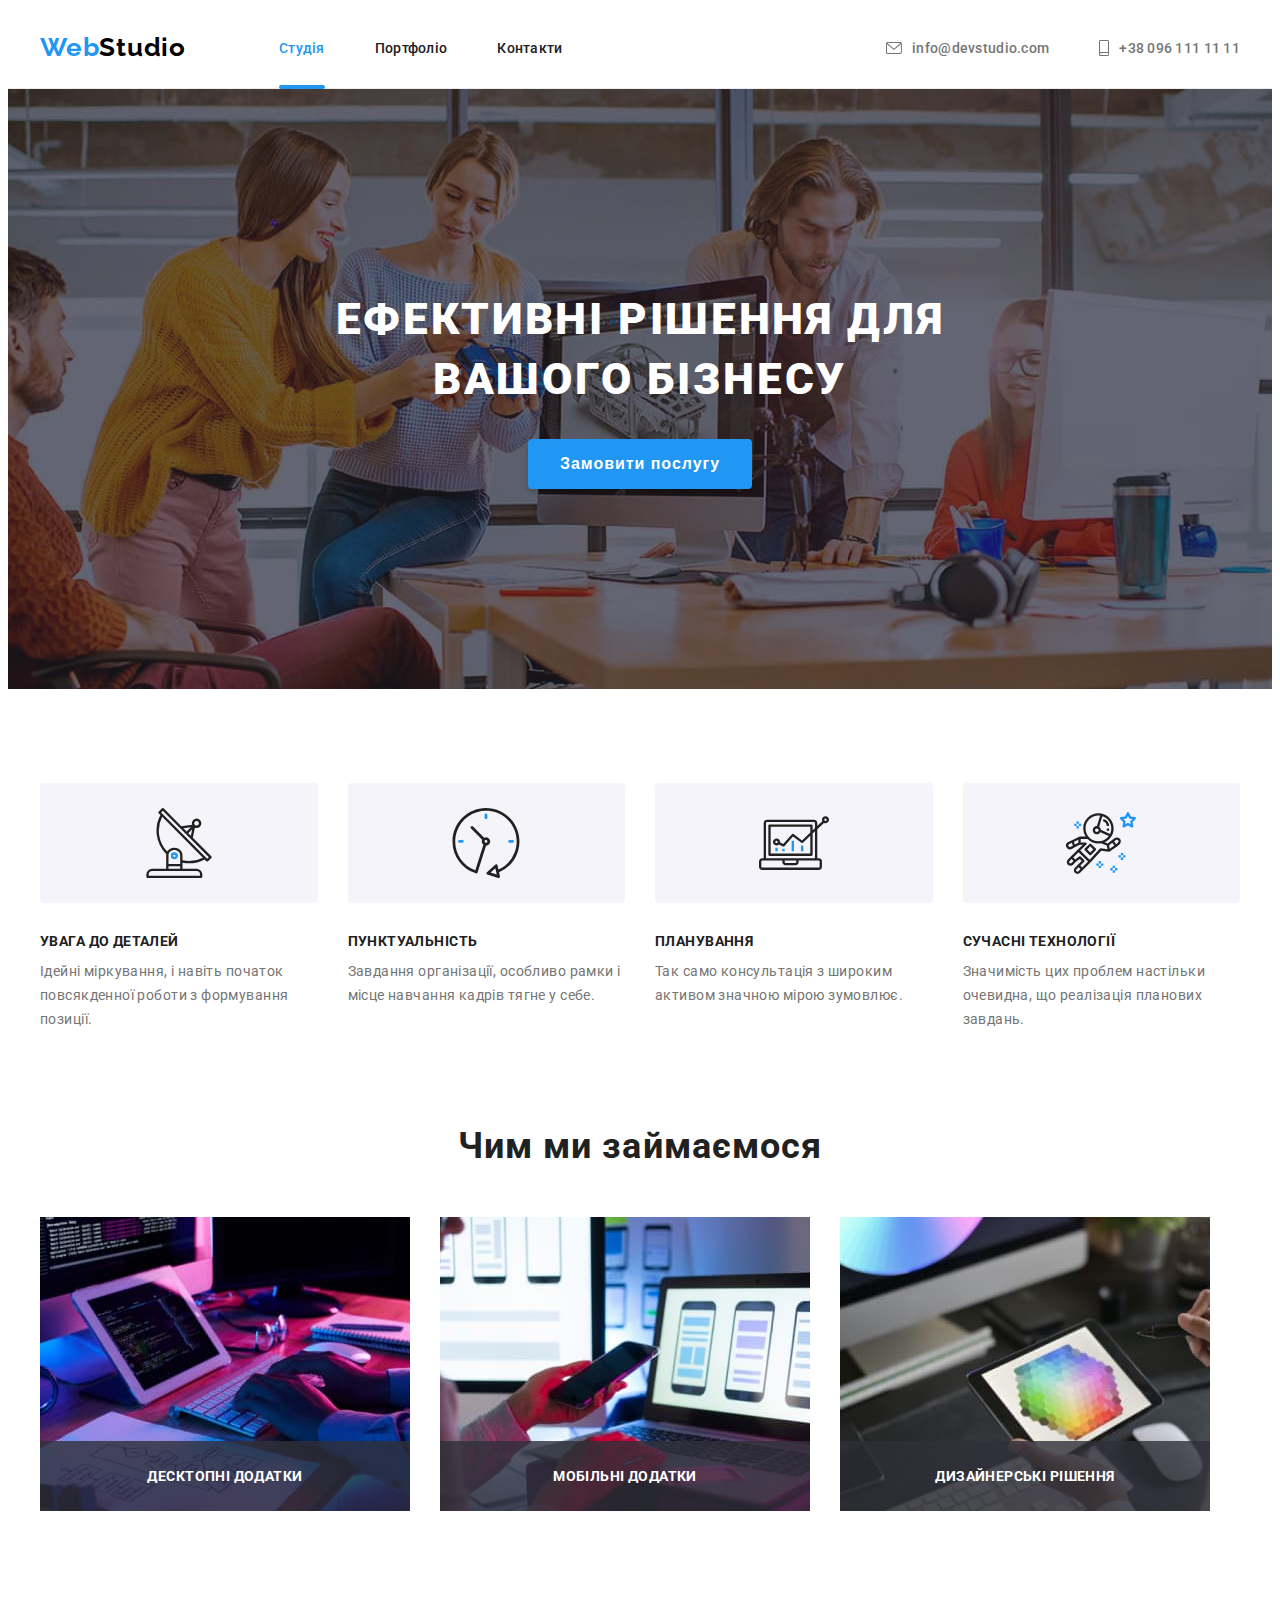
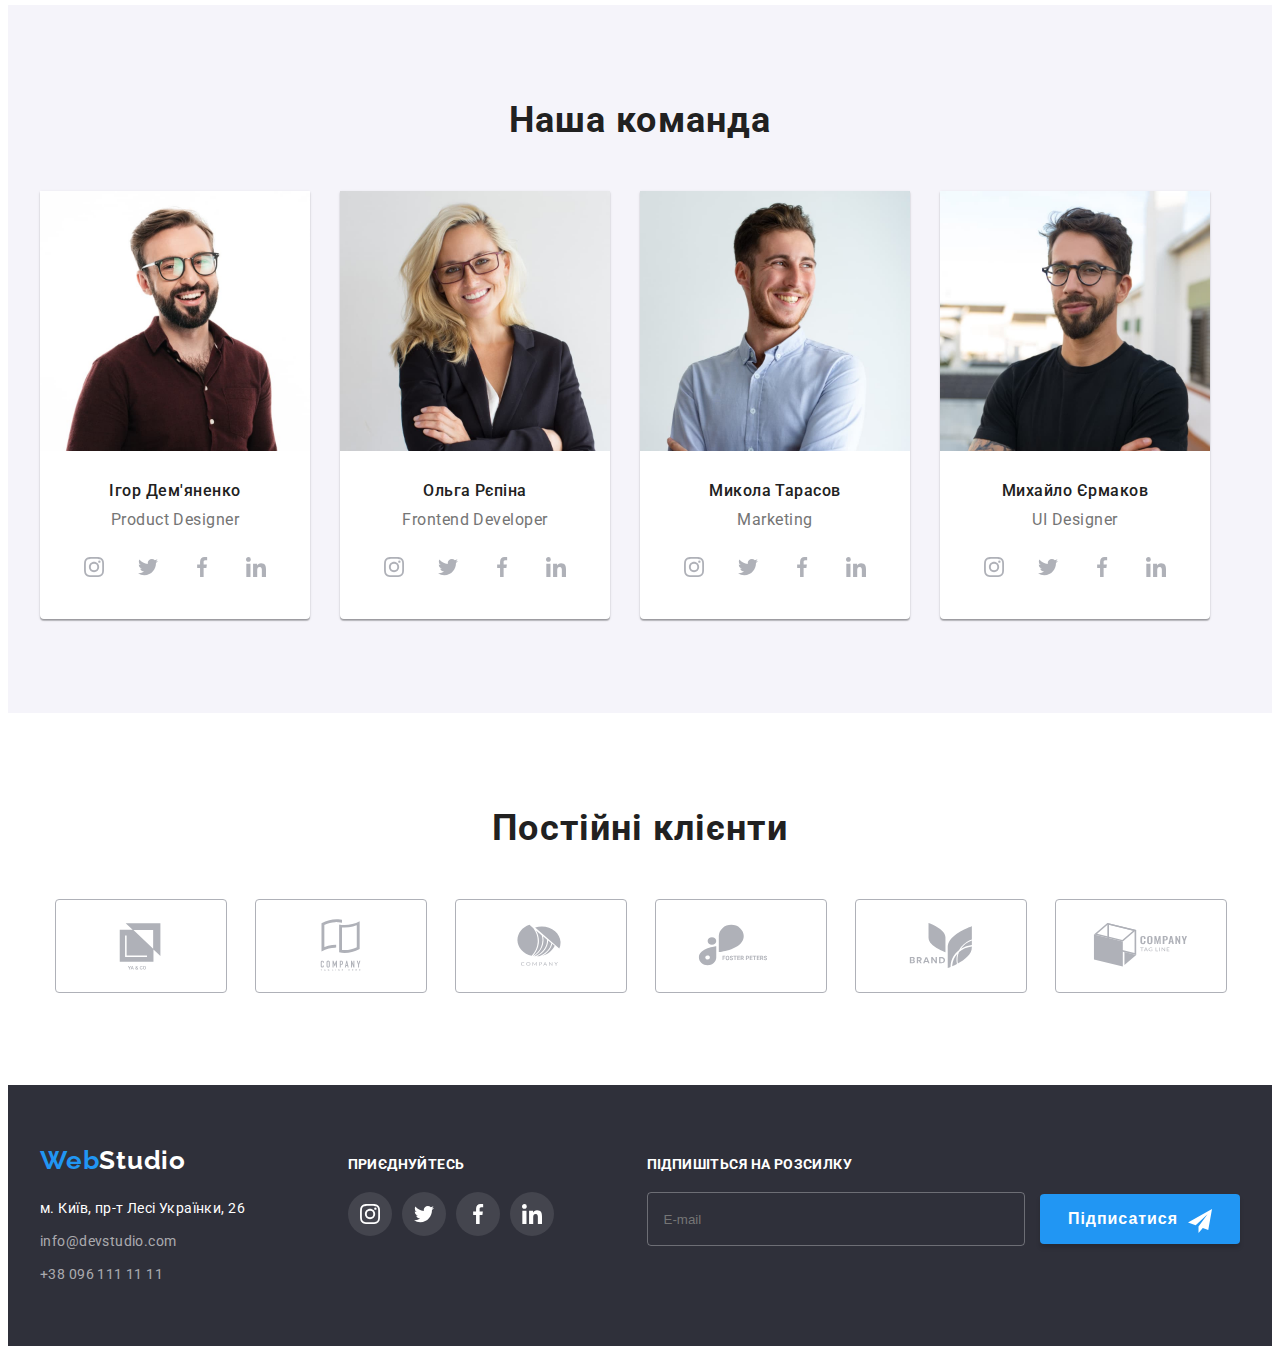
<file: index.html>
<!DOCTYPE html>
<html lang="uk">
  <head>
    <meta charset="UTF-8" />
    <meta http-equiv="X-UA-Compatible" content="IE=edge" />
    <meta name="viewport" content="width=device-width, initial-scale=1.0" />
    <!-- Шрифти -->
    <link rel="preconnect" href="https://fonts.googleapis.com" />
    <link rel="preconnect" href="https://fonts.gstatic.com" crossorigin />
    <link
      href="https://fonts.googleapis.com/css2?family=Raleway:wght@700&family=Roboto:wght@400;500;700;900&display=swap"
      rel="stylesheet"
    />
    <!-- Нормалізація вбудованих налаштувань браузера -->
    <link
      rel="stylesheet"
      href="https://cdnjs.cloudflare.com/ajax/libs/modern-normalize/1.1.0/modern-normalize.min.css"
      integrity="sha512-wpPYUAdjBVSE4KJnH1VR1HeZfpl1ub8YT/NKx4PuQ5NmX2tKuGu6U/JRp5y+Y8XG2tV+wKQpNHVUX03MfMFn9Q=="
      crossorigin="anonymous"
      referrerpolicy="no-referrer"
    />
    <!-- Стилі -->
    <link rel="stylesheet" href="./css/main.min.css" />
    <title>Студія</title>
  </head>
  <body class="page">
    <!-- Верхня лінія -->
    <header class="header">
      <div class="container header__container">
        <nav class="navigation">
          <a class="logo header__logo" href="./index.html"
            ><span class="logo__blue">Web</span>Studio</a
          >
          <ul class="navigation__list">
            <li class="navigation__item">
              <a
                class="navigation__link navigation__link--active"
                href="./index.html"
                >Студія</a
              >
            </li>
            <li class="navigation__item">
              <a class="navigation__link" href="./portfolio.html">Портфоліо</a>
            </li>
            <li class="navigation__item">
              <a class="navigation__link" href="">Контакти</a>
            </li>
          </ul>
        </nav>
        <ul class="contacts">
          <li class="contacts__item">
            <a class="contacts__link" href="mailto:info@devstudio.com">
              <svg class="contacts__icon" width="16" height="12">
                <use href="./images/icons.svg#envelope"></use>
              </svg>
              info@devstudio.com</a
            >
          </li>
          <li class="contacts__item">
            <a class="contacts__link" href="tel:+380961111111">
              <svg class="contacts__icon" width="10" height="16">
                <use href="./images/icons.svg#smartphone"></use>
              </svg>
              +38 096 111 11 11</a
            >
          </li>
        </ul>
      </div>
    </header>
    <main>
      <!-- Шапка -->
      <section class="hero overlay">
        <div class="container">
          <h1 class="hero__title">Ефективні рішення для вашого бізнесу</h1>
          <button class="uni-button hero__btn" type="button" data-modal-open>
            Замовити послугу
          </button>
        </div>
      </section>
      <!-- Особливості -->
      <section class="section">
        <div class="container">
          <h2 class="visually-hidden">Особливості</h2>
          <ul class="features">
            <li class="features__item">
              <div class="features__icon-box">
                <svg width="70" height="70">
                  <use href="./images/icons.svg#antenna"></use>
                </svg>
              </div>
              <h3 class="features__title">УВАГА ДО ДЕТАЛЕЙ</h3>
              <p class="features__text">
                Ідейні міркування, і навіть початок повсякденної роботи з
                формування позиції.
              </p>
            </li>
            <li class="features__item">
              <div class="features__icon-box">
                <svg width="70" height="70">
                  <use href="./images/icons.svg#clock"></use>
                </svg>
              </div>
              <h3 class="features__title">ПУНКТУАЛЬНІСТЬ</h3>
              <p class="features__text">
                Завдання організації, особливо рамки і місце навчання кадрів
                тягне у себе.
              </p>
            </li>
            <li class="features__item">
              <div class="features__icon-box">
                <svg width="70" height="70">
                  <use href="./images/icons.svg#diagram"></use>
                </svg>
              </div>
              <h3 class="features__title">ПЛАНУВАННЯ</h3>
              <p class="features__text">
                Так само консультація з широким активом значною мірою зумовлює.
              </p>
            </li>
            <li class="features__item">
              <div class="features__icon-box">
                <svg width="70" height="70">
                  <use href="./images/icons.svg#astronaut"></use>
                </svg>
              </div>
              <h3 class="features__title">СУЧАСНІ ТЕХНОЛОГІЇ</h3>
              <p class="features__text">
                Значимість цих проблем настільки очевидна, що реалізація
                планових завдань.
              </p>
            </li>
          </ul>
        </div>
      </section>
      <!-- Чим ми займаємося -->
      <section class="section section--no_padding-top">
        <div class="container">
          <h2 class="section__title">Чим ми займаємося</h2>
          <ul class="work">
            <li class="work__item">
              <img
                class="img"
                src="images/box/box1.jpg"
                alt="на фото крупним планом зображений робочий стіл програміста-розробника"
                width="370"
              />
              <h3 class="work__title">Десктопні додатки</h3>
            </li>
            <li class="work__item">
              <img
                class="img"
                src="images/box/box2.jpg"
                alt="на фото крупним планом зображені долоні, що тримають смартфон на фоні ноутбука"
                width="370"
              />
              <h3 class="work__title">Мобільні додатки</h3>
            </li>
            <li class="work__item">
              <img
                class="img"
                src="images/box/box3.jpg"
                alt="на фото крупним планом долоні тримають планшет із зображенням палітри на екрані"
                width="370"
              />
              <h3 class="work__title">Дизайнерські рішення</h3>
            </li>
          </ul>
        </div>
      </section>
      <!-- Наша команда -->
      <section class="section section--ather_background">
        <div class="container">
          <h2 class="section__title">Наша команда</h2>
          <ul class="team">
            <li class="team__item">
              <img
                class="img"
                src="images/team/img1.jpg"
                alt="фото1"
                width="270"
              />
              <div class="team__group">
                <h3 class="team__title">Ігор Дем'яненко</h3>
                <p class="team__text">Product Designer</p>
                <ul class="socials">
                  <li class="socials__item">
                    <a
                      href="http://Instagram.com"
                      aria-label="Instagram"
                      target="_blank"
                      rel="noopener noreferrer"
                      class="socials__link"
                      ><svg class="socials__icon" width="20" height="20">
                        <use href="./images/icons.svg#instagram"></use>
                      </svg>
                    </a>
                  </li>
                  <li class="socials__item">
                    <a
                      href="http://Twitter.com"
                      aria-label="Twitter"
                      target="_blank"
                      rel="noopener noreferrer"
                      class="socials__link"
                      ><svg class="socials__icon" width="20" height="20">
                        <use href="./images/icons.svg#twitter"></use>
                      </svg>
                    </a>
                  </li>
                  <li class="socials__item">
                    <a
                      href="http://Facebook.com"
                      aria-label="Facebook"
                      target="_blank"
                      rel="noopener   noreferrer"
                      class="socials__link"
                      ><svg class="socials__icon" width="20" height="20">
                        <use href="./images/icons.svg#facebook"></use>
                      </svg>
                    </a>
                  </li>
                  <li class="socials__item">
                    <a
                      href="http://Linkedin.com"
                      aria-label="LinkedIn"
                      target="_blank"
                      rel="noopener noreferrer"
                      class="socials__link"
                      ><svg class="socials__icon" width="20" height="20">
                        <use href="./images/icons.svg#linkedin"></use>
                      </svg>
                    </a>
                  </li>
                </ul>
              </div>
            </li>
            <li class="team__item">
              <img
                class="img"
                src="images/team/img2.jpg"
                alt="фото2"
                width="270"
              />
              <div class="team__group">
                <h3 class="team__title">Ольга Рєпіна</h3>
                <p class="team__text">Frontend Developer</p>
                <ul class="socials">
                  <li class="socials__item">
                    <a
                      href="http://Instagram.com"
                      aria-label="Instagram"
                      target="_blank"
                      rel="noopener noreferrer"
                      class="socials__link"
                      ><svg class="socials__icon" width="20" height="20">
                        <use href="./images/icons.svg#instagram"></use>
                      </svg>
                    </a>
                  </li>
                  <li class="socials__item">
                    <a
                      href="http://Twitter.com"
                      aria-label="Twitter"
                      target="_blank"
                      rel="noopener noreferrer"
                      class="socials__link"
                      ><svg class="socials__icon" width="20" height="20">
                        <use href="./images/icons.svg#twitter"></use>
                      </svg>
                    </a>
                  </li>
                  <li class="socials__item">
                    <a
                      href="http://Facebook.com"
                      aria-label="Facebook"
                      target="_blank"
                      rel="noopener noreferrer"
                      class="socials__link"
                      ><svg class="socials__icon" width="20" height="20">
                        <use href="./images/icons.svg#facebook"></use>
                      </svg>
                    </a>
                  </li>
                  <li class="socials__item">
                    <a
                      href="http://Linkedin.com"
                      aria-label="LinkedIn"
                      target="_blank"
                      rel="noopener noreferrer"
                      class="socials__link"
                      ><svg class="socials__icon" width="20" height="20">
                        <use href="./images/icons.svg#linkedin"></use>
                      </svg>
                    </a>
                  </li>
                </ul>
              </div>
            </li>
            <li class="team__item">
              <img
                class="img"
                src="images/team/img3.jpg"
                alt="фото3"
                width="270"
              />
              <div class="team__group">
                <h3 class="team__title">Микола Тарасов</h3>
                <p class="team__text">Marketing</p>
                <ul class="socials">
                  <li class="socials__item">
                    <a
                      href="http://Instagram.com"
                      aria-label="Instagram"
                      target="_blank"
                      rel="noopener noreferrer"
                      class="socials__link"
                      ><svg class="socials__icon" width="20" height="20">
                        <use href="./images/icons.svg#instagram"></use>
                      </svg>
                    </a>
                  </li>
                  <li class="socials__item">
                    <a
                      href="http://Twitter.com"
                      aria-label="Twitter"
                      target="_blank"
                      rel="noopener noreferrer"
                      class="socials__link"
                      ><svg class="socials__icon" width="20" height="20">
                        <use href="./images/icons.svg#twitter"></use>
                      </svg>
                    </a>
                  </li>
                  <li class="socials__item">
                    <a
                      href="http://Facebook.com"
                      aria-label="Facebook"
                      target="_blank"
                      rel="noopener noreferrer"
                      class="socials__link"
                      ><svg class="socials__icon" width="20" height="20">
                        <use href="./images/icons.svg#facebook"></use>
                      </svg>
                    </a>
                  </li>
                  <li class="socials__item">
                    <a
                      href="http://Linkedin.com"
                      aria-label="LinkedIn"
                      target="_blank"
                      rel="noopener noreferrer"
                      class="socials__link"
                      ><svg class="socials__icon" width="20" height="20">
                        <use href="./images/icons.svg#linkedin"></use>
                      </svg>
                    </a>
                  </li>
                </ul>
              </div>
            </li>
            <li class="team__item">
              <img
                class="img"
                src="images/team/img4.jpg"
                alt="фото4"
                width="270"
              />
              <div class="team__group">
                <h3 class="team__title">Михайло Єрмаков</h3>
                <p class="team__text">UI Designer</p>
                <ul class="socials">
                  <li class="socials__item">
                    <a
                      href="http://Instagram.com"
                      aria-label="Instagram"
                      target="_blank"
                      rel="noopener noreferrer"
                      class="socials__link"
                      ><svg class="socials__icon" width="20" height="20">
                        <use href="./images/icons.svg#instagram"></use>
                      </svg>
                    </a>
                  </li>
                  <li class="socials__item">
                    <a
                      href="http://Twitter.com"
                      aria-label="Twitter"
                      target="_blank"
                      rel="noopener noreferrer"
                      class="socials__link"
                      ><svg class="socials__icon" width="20" height="20">
                        <use href="./images/icons.svg#twitter"></use>
                      </svg>
                    </a>
                  </li>
                  <li class="socials__item">
                    <a
                      href="http://Facebook.com"
                      aria-label="Facebook"
                      target="_blank"
                      rel="noopener noreferrer"
                      class="socials__link"
                      ><svg class="socials__icon" width="20" height="20">
                        <use href="./images/icons.svg#facebook"></use>
                      </svg>
                    </a>
                  </li>
                  <li class="socials__item">
                    <a
                      href="http://Linkedin.com"
                      aria-label="LinkedIn"
                      target="_blank"
                      rel="noopener noreferrer"
                      class="socials__link"
                      ><svg class="socials__icon" width="20" height="20">
                        <use href="./images/icons.svg#linkedin"></use>
                      </svg>
                    </a>
                  </li>
                </ul>
              </div>
            </li>
          </ul>
        </div>
      </section>
      <!-- Постійні клієнти -->
      <section class="section">
        <div class="container">
          <h2 class="section__title">Постійні клієнти</h2>
          <ul class="clients">
            <li class="clients__item">
              <a class="clients__link" href=""
                ><svg class="clients__icon" width="106" height="60">
                  <use href="./images/icons.svg#one"></use>
                </svg>
              </a>
            </li>
            <li class="clients__item">
              <a class="clients__link" href=""
                ><svg class="clients__icon" width="106" height="60">
                  <use href="./images/icons.svg#two"></use>
                </svg>
              </a>
            </li>
            <li class="clients__item">
              <a class="clients__link" href=""
                ><svg class="clients__icon" width="106" height="60">
                  <use href="./images/icons.svg#three"></use>
                </svg>
              </a>
            </li>
            <li class="clients__item">
              <a class="clients__link" href=""
                ><svg class="clients__icon" width="106" height="60">
                  <use href="./images/icons.svg#four"></use>
                </svg>
              </a>
            </li>
            <li class="clients__item">
              <a class="clients__link" href=""
                ><svg class="clients__icon" width="106" height="60">
                  <use href="./images/icons.svg#five"></use>
                </svg>
              </a>
            </li>
            <li class="clients__item">
              <a class="clients__link" href=""
                ><svg class="clients__icon" width="106" height="60">
                  <use href="./images/icons.svg#six"></use>
                </svg>
              </a>
            </li>
          </ul>
        </div>
      </section>
    </main>
    <!-- Підвал -->
    <footer class="footer">
      <div class="container footer__container">
        <div class="footer__contacts">
          <a class="logo footer__logo" href="./index.html">
            <span class="logo__blue">Web</span
            ><span class="logo__light">Studio</span>
          </a>
          <address>
            <ul class="address">
              <li class="address__item">
                <a
                  class="address__link"
                  href="https://goo.gl/maps/6nsa5F7GKTP2XK6V9"
                  target="_blank"
                  rel="noopener noreferrer"
                  >м. Київ, пр-т Лесі Українки, 26</a
                >
              </li>
              <li class="address__item">
                <a class="address__contacts" href="mailto:info@devstudio.com"
                  >info@devstudio.com</a
                >
              </li>
              <li class="address__item">
                <a class="address__contacts" href="tel:+380961111111"
                  >+38 096 111 11 11</a
                >
              </li>
            </ul>
          </address>
        </div>
        <div class="footer__socials">
          <h2 class="footer__socials-title">Приєднуйтесь</h2>
          <ul class="socials">
            <li class="socials__item">
              <a
                href="http://Instagram.com"
                aria-label="Instagram"
                target="_blank"
                rel="noopener noreferrer"
                class="socials__link footer__socials-link"
                ><svg class="socials__icon" width="20" height="20">
                  <use href="./images/icons.svg#instagram"></use>
                </svg>
              </a>
            </li>
            <li class="socials__item">
              <a
                href="http://Twitter.com"
                aria-label="Twitter"
                target="_blank"
                rel="noopener noreferrer"
                class="socials__link footer__socials-link"
                ><svg class="socials__icon" width="20" height="20">
                  <use href="./images/icons.svg#twitter"></use>
                </svg>
              </a>
            </li>
            <li class="socials__item">
              <a
                href="http://Facebook.com"
                aria-label="Facebook"
                target="_blank"
                rel="noopener noreferrer"
                class="socials__link footer__socials-link"
                ><svg class="socials__icon" width="20" height="20">
                  <use href="./images/icons.svg#facebook"></use>
                </svg>
              </a>
            </li>
            <li class="socials__item">
              <a
                href="http://Linkedin.com"
                aria-label="LinkedIn"
                target="_blank"
                rel="noopener noreferrer"
                class="socials__link footer__socials-link"
                ><svg class="socials__icon" width="20" height="20">
                  <use href="./images/icons.svg#linkedin"></use>
                </svg>
              </a>
            </li>
          </ul>
        </div>
        <form class="subscribe-form" name="subscribe-form">
          <span class="subscribe-form__title">Підпишіться на розсилку</span>
          <div class="subscribe-form__wrop">
            <label class="subscribe-form__field">
              <input
                class="subscribe-form__input"
                type="email"
                name="email"
                placeholder="E-mail"
              />
            </label>
            <button class="uni-button subscribe-form__btn" type="submit">
              Підписатися
            </button>
            <svg class="subscribe-form__icon" width="24" height="24">
              <use href="./images/icons.svg#send"></use>
            </svg>
          </div>
        </form>
      </div>
    </footer>
    <!-- Модальне вікно -->
    <div class="backdrop is-hidden" data-modal>
      <div class="modal">
        <button class="close__btn" type="button" data-modal-close>
          <svg width="18" height="18">
            <use href="./images/icons.svg#close"></use>
          </svg>
        </button>
        <form class="register-form" name="register-form" autocomplete="off">
          <strong class="register-form__title"
            >Залиште свої дані, ми вам передзвонимо</strong
          >
          <div class="register-form__group" role="group">
            <label class="register-form__field">
              <span class="register-form__label">Ім'я</span>
              <input
                class="register-form__input"
                type="text"
                name="user-name"
              />
              <svg class="register-form__icon" width="18" height="18">
                <use href="./images/icons.svg#person"></use>
              </svg> </label
            ><label class="register-form__field">
              <span class="register-form__label">Телефон</span>
              <input
                class="register-form__input"
                type="tel"
                name="user-phone"
              />
              <svg class="register-form__icon" width="18" height="18">
                <use href="./images/icons.svg#phone-black"></use>
              </svg> </label
            ><label class="register-form__field">
              <span class="register-form__label">Пошта</span>
              <input
                class="register-form__input"
                type="email"
                name="user-mail"
              />
              <svg class="register-form__icon" width="18" height="18">
                <use href="./images/icons.svg#email-black"></use>
              </svg> </label
            ><label class="register-form__field">
              <span class="register-form__label">Коментар</span>
              <textarea
                class="register-form__message"
                name="comment"
                rows="10"
                placeholder="Введіть текст"
              ></textarea>
            </label>
          </div>
          <label class="register-form__agreement">
            <input
              class="register-form__checkbox"
              type="checkbox"
              name="checkbox"
            />
            <span class="register-form__check-icon"></span>
            <span
              >Погоджуюся з розсилкою та приймаю
              <a class="register-form__link" href="">Умови договору</a></span
            >
          </label>
          <button class="uni-button register-form__btn" type="submit">
            Відправити
          </button>
        </form>
      </div>
    </div>
    <script src="./js/modal.js"></script>
  </body>
</html>
</file>
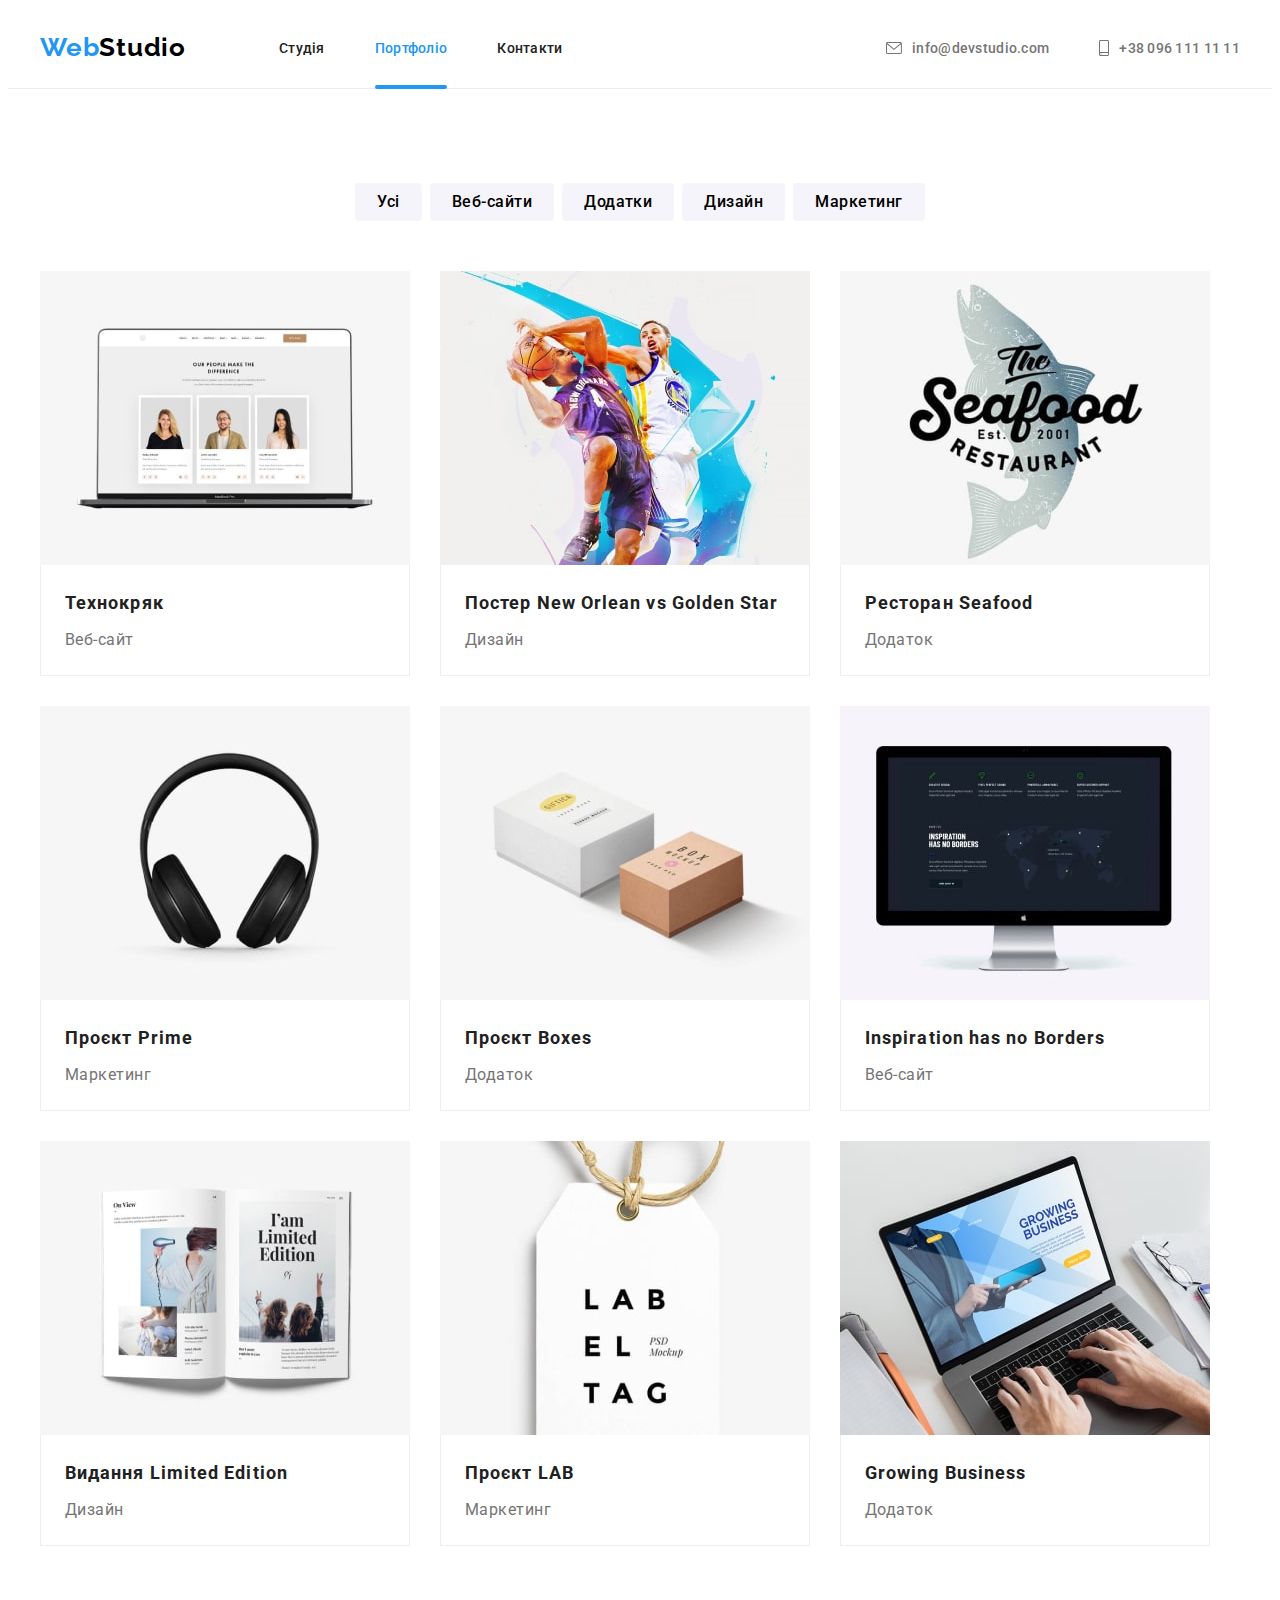
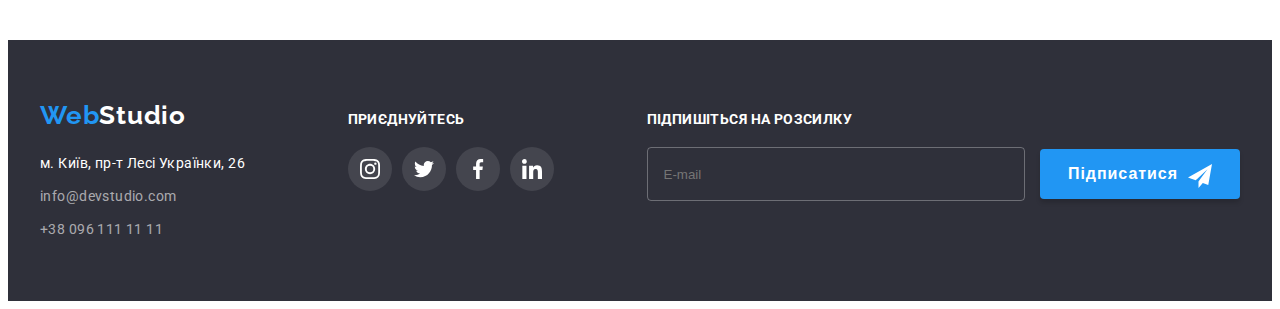
<file: portfolio.html>
<!DOCTYPE html>
<html lang="uk">
  <head>
    <meta charset="UTF-8" />
    <meta http-equiv="X-UA-Compatible" content="IE=edge" />
    <meta name="viewport" content="width=device-width, initial-scale=1.0" />
    <!-- Шрифти -->
    <link rel="preconnect" href="https://fonts.googleapis.com" />
    <link rel="preconnect" href="https://fonts.gstatic.com" crossorigin />
    <link
      href="https://fonts.googleapis.com/css2?family=Raleway:wght@700&family=Roboto:wght@400;500;700;900&display=swap"
      rel="stylesheet"
    />
    <!-- Нормалізація вбудованих налаштувань браузера -->
    <link
      rel="stylesheet"
      href="https://cdnjs.cloudflare.com/ajax/libs/modern-normalize/1.1.0/modern-normalize.min.css"
      integrity="sha512-wpPYUAdjBVSE4KJnH1VR1HeZfpl1ub8YT/NKx4PuQ5NmX2tKuGu6U/JRp5y+Y8XG2tV+wKQpNHVUX03MfMFn9Q=="
      crossorigin="anonymous"
      referrerpolicy="no-referrer"
    />
    <!-- Стилі -->
    <link rel="stylesheet" href="./css/main.min.css" />
    <title>Портфоліо</title>
  </head>
  <body class="page">
    <!-- Верхня лінія -->
    <header class="header">
      <div class="container header__container">
        <nav class="navigation">
          <a class="logo header__logo" href="./index.html"
            ><span class="logo__blue">Web</span>Studio</a
          >
          <ul class="navigation__list">
            <li class="navigation__item">
              <a class="navigation__link" href="./index.html">Студія</a>
            </li>
            <li class="navigation__item">
              <a
                class="navigation__link navigation__link--active"
                href="./portfolio.html"
                >Портфоліо</a
              >
            </li>
            <li class="navigation__item">
              <a class="navigation__link" href="">Контакти</a>
            </li>
          </ul>
        </nav>
        <ul class="contacts">
          <li class="contacts__item">
            <a class="contacts__link" href="mailto:info@devstudio.com">
              <svg class="contacts__icon" width="16" height="12">
                <use href="./images/icons.svg#envelope"></use>
              </svg>
              info@devstudio.com</a
            >
          </li>
          <li class="contacts__item">
            <a class="contacts__link" href="tel:+380961111111">
              <svg class="contacts__icon" width="10" height="16">
                <use href="./images/icons.svg#smartphone"></use>
              </svg>
              +38 096 111 11 11
            </a>
          </li>
        </ul>
      </div>
    </header>
    <!-- Портфоліо -->
    <main>
      <section class="section">
        <div class="container">
          <h1 class="visually-hidden">Перелік проектів</h1>
          <ul class="portfolio-filter">
            <li class="portfolio-filter__item">
              <button class="portfolio-filter__btn" type="button">Усі</button>
            </li>
            <li class="portfolio-filter__item">
              <button class="portfolio-filter__btn" type="button">
                Веб-сайти
              </button>
            </li>
            <li class="portfolio-filter__item">
              <button class="portfolio-filter__btn" type="button">
                Додатки
              </button>
            </li>
            <li class="portfolio-filter__item">
              <button class="portfolio-filter__btn" type="button">
                Дизайн
              </button>
            </li>
            <li class="portfolio-filter__item">
              <button class="portfolio-filter__btn" type="button">
                Маркетинг
              </button>
            </li>
          </ul>
          <ul class="project">
            <li class="project__item">
              <a class="project__link" href="">
                <div class="project__tumb">
                  <img
                    class="img"
                    src="images/projects/img5.jpg"
                    alt="Відкритий ноутбук"
                    width="370"
                  />
                  <p class="project__overlay-txt">
                    Ресурс пропонує комплексні пропозиції з різним рівнем
                    функціоналу та сервісів. Все це дозволить відвідувачу
                    отримати вичерпні відомості про компанію чи приватну особу.
                  </p>
                </div>
                <div class="project__group">
                  <h2 class="project__title">Технокряк</h2>
                  <p class="project__txt">Веб-сайт</p>
                </div>
              </a>
            </li>
            <li class="project__item">
              <a class="project__link" href="">
                <div class="project__tumb">
                  <img
                    class="img"
                    src="images/projects/img6.jpg"
                    alt="Баскетболісти в стрибку"
                    width="370"
                  />
                  <p class="project__overlay-txt">
                    Ресурс пропонує комплексні пропозиції з різним рівнем
                    функціоналу та сервісів. Все це дозволить відвідувачу
                    отримати вичерпні відомості про компанію чи приватну особу.
                  </p>
                </div>
                <div class="project__group">
                  <h2 class="project__title">
                    Постер New Orlean vs Golden Star
                  </h2>
                  <p class="project__txt">Дизайн</p>
                </div>
              </a>
            </li>
            <li class="project__item">
              <a class="project__link" href="">
                <div class="project__tumb">
                  <img
                    class="img"
                    src="images/projects/img7.jpg"
                    alt="Постер з назвою ресторану на фоні силуету риби"
                    width="370"
                  />
                  <p class="project__overlay-txt">
                    Ресурс пропонує комплексні пропозиції з різним рівнем
                    функціоналу та сервісів. Все це дозволить відвідувачу
                    отримати вичерпні відомості про компанію чи приватну особу.
                  </p>
                </div>
                <div class="project__group">
                  <h2 class="project__title">Ресторан Seafood</h2>
                  <p class="project__txt">Додаток</p>
                </div>
              </a>
            </li>
            <li class="project__item">
              <a class="project__link" href="">
                <div class="project__tumb">
                  <img
                    class="img"
                    src="images/projects/img8.jpg"
                    alt="Накладні чорні навушники"
                    width="370"
                  />
                  <p class="project__overlay-txt">
                    Ресурс пропонує комплексні пропозиції з різним рівнем
                    функціоналу та сервісів. Все це дозволить відвідувачу
                    отримати вичерпні відомості про компанію чи приватну особу.
                  </p>
                </div>
                <div class="project__group">
                  <h2 class="project__title">Проєкт Prime</h2>
                  <p class="project__txt">Маркетинг</p>
                </div>
              </a>
            </li>
            <li class="project__item">
              <a class="project__link" href="">
                <div class="project__tumb">
                  <img
                    class="img"
                    src="images/projects/img9.jpg"
                    alt=" Дві картонні коробки, білого та коричневого кольорів"
                    width="370"
                  />
                  <p class="project__overlay-txt">
                    Ресурс пропонує комплексні пропозиції з різним рівнем
                    функціоналу та сервісів. Все це дозволить відвідувачу
                    отримати вичерпні відомості про компанію чи приватну особу.
                  </p>
                </div>
                <div class="project__group">
                  <h2 class="project__title">Проєкт Boxes</h2>
                  <p class="project__txt">Додаток</p>
                </div>
              </a>
            </li>
            <li class="project__item">
              <a class="project__link" href="">
                <div class="project__tumb">
                  <img
                    class="img"
                    src="images/projects/img10.jpg"
                    alt="Екран фірми IMac"
                    width="370"
                  />
                  <p class="project__overlay-txt">
                    Ресурс пропонує комплексні пропозиції з різним рівнем
                    функціоналу та сервісів. Все це дозволить відвідувачу
                    отримати вичерпні відомості про компанію чи приватну особу.
                  </p>
                </div>
                <div class="project__group">
                  <h2 class="project__title">Inspiration has no Borders</h2>
                  <p class="project__txt">Веб-сайт</p>
                </div>
              </a>
            </li>
            <li class="project__item">
              <a class="project__link" href="">
                <div class="project__tumb">
                  <img
                    class="img"
                    src="images/projects/img11.jpg"
                    alt="Розгорнутий журнал"
                    width="370"
                  />
                  <p class="project__overlay-txt">
                    Ресурс пропонує комплексні пропозиції з різним рівнем
                    функціоналу та сервісів. Все це дозволить відвідувачу
                    отримати вичерпні відомості про компанію чи приватну особу.
                  </p>
                </div>
                <div class="project__group">
                  <h2 class="project__title">Видання Limited Edition</h2>
                  <p class="project__txt">Дизайн</p>
                </div>
              </a>
            </li>
            <li class="project__item">
              <a class="project__link" href="">
                <div class="project__tumb">
                  <img
                    class="img"
                    src="images/projects/img12.jpg"
                    alt="Білий ярличок"
                    width="370"
                  />
                  <p class="project__overlay-txt">
                    Ресурс пропонує комплексні пропозиції з різним рівнем
                    функціоналу та сервісів. Все це дозволить відвідувачу
                    отримати вичерпні відомості про компанію чи приватну особу.
                  </p>
                </div>
                <div class="project__group">
                  <h2 class="project__title">Проєкт LAB</h2>
                  <p class="project__txt">Маркетинг</p>
                </div>
              </a>
            </li>
            <li class="project__item">
              <a class="project__link" href="">
                <div class="project__tumb">
                  <img
                    class="img"
                    src="images/projects/img13.jpg"
                    alt="Долоні на клавіатурі ноутбука"
                    width="370"
                  />
                  <p class="project__overlay-txt">
                    Ресурс пропонує комплексні пропозиції з різним рівнем
                    функціоналу та сервісів. Все це дозволить відвідувачу
                    отримати вичерпні відомості про компанію чи приватну особу.
                  </p>
                </div>
                <div class="project__group">
                  <h2 class="project__title">Growing Business</h2>
                  <p class="project__txt">Додаток</p>
                </div>
              </a>
            </li>
          </ul>
        </div>
      </section>
    </main>
    <!-- Підвал -->
    <footer class="footer">
      <div class="container footer__container">
        <div class="footer__contacts">
          <a class="logo footer__logo" href="./index.html">
            <span class="logo__blue">Web</span
            ><span class="logo__light">Studio</span>
          </a>
          <address>
            <ul class="address">
              <li class="address__item">
                <a
                  class="address__link"
                  href="https://goo.gl/maps/6nsa5F7GKTP2XK6V9"
                  target="_blank"
                  rel="noopener noreferrer"
                  >м. Київ, пр-т Лесі Українки, 26</a
                >
              </li>
              <li class="address__item">
                <a class="address__contacts" href="mailto:info@devstudio.com"
                  >info@devstudio.com</a
                >
              </li>
              <li class="address__item">
                <a class="address__contacts" href="tel:+380961111111"
                  >+38 096 111 11 11</a
                >
              </li>
            </ul>
          </address>
        </div>
        <div class="footer__socials">
          <h2 class="footer__socials-title">Приєднуйтесь</h2>
          <ul class="socials">
            <li class="socials__item">
              <a
                href="http://Instagram.com"
                aria-label="Instagram"
                target="_blank"
                rel="noopener noreferrer"
                class="socials__link footer__socials-link"
                ><svg class="socials__icon" width="20" height="20">
                  <use href="./images/icons.svg#instagram"></use>
                </svg>
              </a>
            </li>
            <li class="socials__item">
              <a
                href="http://Twitter.com"
                aria-label="Twitter"
                target="_blank"
                rel="noopener noreferrer"
                class="socials__link footer__socials-link"
                ><svg class="socials__icon" width="20" height="20">
                  <use href="./images/icons.svg#twitter"></use>
                </svg>
              </a>
            </li>
            <li class="socials__item">
              <a
                href="http://Facebook.com"
                aria-label="Facebook"
                target="_blank"
                rel="noopener noreferrer"
                class="socials__link footer__socials-link"
                ><svg class="socials__icon" width="20" height="20">
                  <use href="./images/icons.svg#facebook"></use>
                </svg>
              </a>
            </li>
            <li class="socials__item">
              <a
                href="http://Linkedin.com"
                aria-label="LinkedIn"
                target="_blank"
                rel="noopener noreferrer"
                class="socials__link footer__socials-link"
                ><svg class="socials__icon" width="20" height="20">
                  <use href="./images/icons.svg#linkedin"></use>
                </svg>
              </a>
            </li>
          </ul>
        </div>
        <form class="subscribe-form" name="subscribe-form">
          <span class="subscribe-form__title">Підпишіться на розсилку</span>
          <div class="subscribe-form__wrop">
            <label class="subscribe-form__field">
              <input
                class="subscribe-form__input"
                type="email"
                name="email"
                placeholder="E-mail"
              />
            </label>
            <button class="uni-button subscribe-form__btn" type="submit">
              Підписатися
            </button>
            <svg class="subscribe-form__icon" width="24" height="24">
              <use href="./images/icons.svg#send"></use>
            </svg>
          </div>
        </form>
      </div>
    </footer>
  </body>
</html>
</file>
<file: css/main.min.css>
:root{--main-font: "Roboto", sans-serif;--secondary-font: "Raleway", sans-serif;--main-txt-cl: #212121;--secondary-txt-cl: #757575;--light-txt-cl: #ffffff;--light-txt-cl-60: rgba(255, 255, 255, 0.6);--accent-txt-cl: #2196f3;--placeholder-txt-cl: rgba(117, 117, 117, 0.5);--main-bg-cl: #ffffff;--light-bg-cl: #f5f4fa;--dark-bg-cl: #2f303a;--accent-bg-cl: #2196f3;--accent-bg-hover-cl: #188ce8;--overlay-bg-cl: rgba(47, 48, 58, 0.4);--work-ov-bg-cl: rgba(47, 48, 58, 0.8);--pf-ov-bg-cl: rgba(33, 150, 243, 0.9);--additional-cl: #000000;--top-border-line-cl: #ececec;--portfolio-border-cl: #eeeeee;--btn-border: rgba(0, 0, 0, 0.1);--social-icon-cl: #afb1b8;--social-icon-cl-10: rgba(255, 255, 255, 0.1);--input-border-cl: rgba(33, 33, 33, 0.2);--box-shadow-tm: 0px 1px 3px rgba(0, 0, 0, 0.12), 0px 1px 1px rgba(0, 0, 0, 0.14), 0px 2px 1px rgba(0, 0, 0, 0.2);--box-shadow-btn: 0px 3px 1px rgba(0, 0, 0, 0.1), 0px 1px 2px rgba(0, 0, 0, 0.08), 0px 2px 2px rgba(0, 0, 0, 0.12);--box-shadow-btn-hover: 0px 4px 4px rgba(0, 0, 0, 0.15);--box-shadow-pf-hover: 0px 1px 1px rgba(0, 0, 0, 0.12), 0px 4px 4px rgba(0, 0, 0, 0.06), 1px 4px 6px rgba(0, 0, 0, 0.16);--backdrop-bg-cl: rgba(0, 0, 0, 0.2);--input-ft-border-cl: rgba(255, 255, 255, 0.3);--animation: 250ms cubic-bezier(0.4, 0, 0.2, 1)}.visually-hidden{position:absolute;width:1px;height:1px;margin:-1px;border:0;padding:0;white-space:nowrap;-webkit-clip-path:inset(100%);clip-path:inset(100%);clip:rect(0 0 0 0);overflow:hidden}h1,h2,h3,h4,h5,h6,p,ul{margin:0;padding:0}ul{list-style:none}a{text-decoration:none;color:currentColor}.page{font-family:var(--main-font);font-size:14px;line-height:1.7142857143;letter-spacing:.03em;color:var(--main-txt-cl);background-color:var(--main-bg-cl)}.img{display:block;max-width:100%;height:auto}.section{padding-top:94px;padding-bottom:94px}.section__title{font-size:36px;line-height:1.1666666667;letter-spacing:.03em;text-align:center;margin-bottom:50px;color:var(--main-txt-cl)}.container{width:1200px;padding-left:15px;padding-right:15px;margin:0 auto}.uni-button{min-width:200px;min-height:50px;padding:0;font-weight:700;font-size:16px;line-height:1.875;letter-spacing:.06em;color:var(--light-txt-cl);background-color:var(--accent-bg-cl);border:none;border-radius:4px;cursor:pointer;-webkit-box-shadow:var(--box-shadow-btn-hover);box-shadow:var(--box-shadow-btn-hover);-webkit-transition:background-color var(--animation),-webkit-box-shadow var(--animation);transition:background-color var(--animation),-webkit-box-shadow var(--animation);transition:background-color var(--animation),box-shadow var(--animation);transition:background-color var(--animation),box-shadow var(--animation),-webkit-box-shadow var(--animation)}.uni-button:hover,.uni-button:focus{background-color:var(--accent-bg-hover-cl);-webkit-box-shadow:var(--box-shadow-btn-hover);box-shadow:var(--box-shadow-btn-hover)}.logo{font-family:var(--secondary-font);font-weight:700;font-size:26px;line-height:1.1923076923;letter-spacing:.03em;color:var(--additional-cl);display:block}.logo__blue{color:var(--accent-txt-cl)}.logo__light{color:var(--light-txt-cl)}.header__logo{padding-top:24px;padding-bottom:25px}.footer__logo{margin-bottom:20px}.socials{display:-webkit-box;display:-ms-flexbox;display:flex;-webkit-box-pack:center;-ms-flex-pack:center;justify-content:center;gap:10px}.socials__item{width:44px;height:44px}.socials__link{display:-webkit-box;display:-ms-flexbox;display:flex;-webkit-box-align:center;-ms-flex-align:center;align-items:center;-webkit-box-pack:center;-ms-flex-pack:center;justify-content:center;border-radius:50%;background-color:var(--main-bg-cl);color:var(--social-icon-cl);width:100%;height:100%;-webkit-transition:background-color var(--animation),color var(--animation);transition:background-color var(--animation),color var(--animation)}.socials__link:hover,.socials__link:focus{background-color:var(--accent-bg-cl);color:var(--light-txt-cl);cursor:pointer}.socials__icon{fill:currentColor}.header{border-bottom:1px solid var(--top-border-line-cl)}.header__container{display:-webkit-box;display:-ms-flexbox;display:flex;-webkit-box-align:center;-ms-flex-align:center;align-items:center}.contacts{font-weight:500;line-height:1.1428571429;letter-spacing:.02em;color:var(--secondary-txt-cl);display:-webkit-box;display:-ms-flexbox;display:flex;margin-left:auto}.contacts__item:not(:last-child){margin-right:50px}.contacts__link{display:-webkit-box;display:-ms-flexbox;display:flex;-webkit-box-align:center;-ms-flex-align:center;align-items:center;padding-top:32px;padding-bottom:32px;-webkit-transition:color var(--animation);transition:color var(--animation)}.contacts__link:hover,.contacts__link:focus{color:var(--accent-txt-cl)}.contacts__icon{margin-right:10px;fill:currentColor}.navigation{display:-webkit-box;display:-ms-flexbox;display:flex;-webkit-box-align:center;-ms-flex-align:center;align-items:center}.navigation__list{font-weight:500;line-height:1.1428571429;letter-spacing:.02em;display:-webkit-box;display:-ms-flexbox;display:flex;margin-left:93px}.navigation__item:not(:last-child){margin-right:50px}.navigation__link{display:-webkit-box;display:-ms-flexbox;display:flex;-webkit-box-align:center;-ms-flex-align:center;align-items:center;padding-top:32px;padding-bottom:32px;-webkit-transition:color var(--animation);transition:color var(--animation)}.navigation__link:hover,.navigation__link:focus{color:var(--accent-txt-cl)}.navigation__link--active{color:var(--accent-txt-cl);position:relative}.navigation__link--active::after{content:"";display:block;width:100%;height:4px;background-color:var(--accent-txt-cl);border-radius:4px;position:absolute;bottom:-1.5%}.hero{background-color:var(--dark-bg-cl);text-align:center;padding-bottom:200px;padding-top:200px;margin:0}.hero__title{font-weight:900;font-size:44px;line-height:1.3636363636;text-align:center;letter-spacing:.06em;text-transform:uppercase;color:var(--light-txt-cl);margin-left:auto;margin-right:auto;width:696px}.hero__btn{padding:10px 32px;margin-top:30px;min-width:216px}.overlay{max-width:1600px;margin-left:auto;margin-right:auto;background-image:-webkit-gradient(linear, left top, right top, from(var(--overlay-bg-cl)), to(var(--overlay-bg-cl))),url(../images/hero-img.jpg);background-image:linear-gradient(to right, var(--overlay-bg-cl), var(--overlay-bg-cl)),url(../images/hero-img.jpg);background-position:center;background-repeat:no-repeat;background-size:cover}.backdrop{position:fixed;top:0;left:0;z-index:1;width:100%;height:100%;background:var(--backdrop-bg-cl);opacity:1;-webkit-transition:opacity var(--animation);transition:opacity var(--animation)}.backdrop.is-hidden{opacity:0;pointer-events:none;visibility:hidden}.backdrop.is-hidden .modal{-webkit-transform:translate(-50%, -50%) scale(2);transform:translate(-50%, -50%) scale(2)}.modal{position:absolute;width:528px;height:581px;left:50%;top:50%;-webkit-transform:translate(-50%, -50%) scale(1);transform:translate(-50%, -50%) scale(1);-webkit-transition:-webkit-transform var(--animation);transition:-webkit-transform var(--animation);transition:transform var(--animation);transition:transform var(--animation), -webkit-transform var(--animation);background:var(--main-bg-cl);-webkit-box-shadow:var(--box-shadow-tm);box-shadow:var(--box-shadow-tm);border-radius:4px;padding:40px}.close__btn{position:absolute;top:8px;right:8px;width:30px;height:30px;padding:0;border-radius:50%;background-color:rgba(0,0,0,0);border:1px solid var(--btn-border);display:-webkit-box;display:-ms-flexbox;display:flex;-webkit-box-align:center;-ms-flex-align:center;align-items:center;-webkit-box-pack:center;-ms-flex-pack:center;justify-content:center;cursor:pointer;-webkit-transition:fill var(--animation);transition:fill var(--animation)}.close__btn:hover,.close__btn:focus{fill:var(--accent-bg-cl)}.register-form__title{display:block;font-size:20px;line-height:1.15;text-align:center;letter-spacing:.03em;margin-bottom:12px}.register-form__group{margin-bottom:20px}.register-form__field{display:block;position:relative}.register-form__field:not(:last-child){margin-bottom:10px}.register-form__label{display:block;margin-bottom:4px;font-size:12px;line-height:1.1666666667;letter-spacing:.01em;color:var(--secondary-txt-cl)}.register-form__input{width:100%;height:40px;border:1px solid var(--input-border-cl);border-radius:4px;padding-left:42px;padding-right:42px;outline:rgba(0,0,0,0);-webkit-transition:border-color var(--animation);transition:border-color var(--animation)}.register-form__input:hover,.register-form__input:focus{border-color:var(--accent-bg-cl)}.register-form__icon{position:absolute;left:12px;bottom:11px;-webkit-transition:fill var(--animation);transition:fill var(--animation)}.register-form__input:hover+.register-form__icon,.register-form__input:focus+.register-form__icon{fill:var(--accent-bg-cl)}.register-form__message{display:block;width:100%;height:120px;resize:none;outline:rgba(0,0,0,0);border:1px solid var(--input-border-cl);border-radius:4px;padding:12px 16px;font-size:12px;line-height:1.1666666667;letter-spacing:.01em;-webkit-transition:border-color var(--animation);transition:border-color var(--animation)}.register-form__message:hover,.register-form__message:focus{border-color:var(--accent-bg-cl)}.register-form__message::-webkit-input-placeholder{color:var(--placeholder-txt-cl)}.register-form__message::-moz-placeholder{color:var(--placeholder-txt-cl)}.register-form__message:-ms-input-placeholder{color:var(--placeholder-txt-cl)}.register-form__message::-ms-input-placeholder{color:var(--placeholder-txt-cl)}.register-form__message::placeholder{color:var(--placeholder-txt-cl)}.register-form__agreement{display:-webkit-box;display:-ms-flexbox;display:flex;-webkit-box-pack:center;-ms-flex-pack:center;justify-content:center;-webkit-box-align:center;-ms-flex-align:center;align-items:center;margin-bottom:30px;color:var(--secondary-txt-cl)}.register-form__checkbox{-webkit-appearance:none;-moz-appearance:none;appearance:none}.register-form__check-icon{width:16px;height:15px;margin-right:7px;border-radius:2px;border:2px solid var(--additional-cl)}.register-form__checkbox:checked+.register-form__check-icon{background-image:url(../images/icon-check.svg);border:rgba(0,0,0,0)}.register-form__link{color:var(--accent-txt-cl)}.register-form__btn{display:block;margin:0 auto}.features{display:-webkit-box;display:-ms-flexbox;display:flex;gap:30px}.features__item{-ms-flex-preferred-size:25%;flex-basis:25%}.features__icon-box{display:-webkit-box;display:-ms-flexbox;display:flex;-webkit-box-pack:center;-ms-flex-pack:center;justify-content:center;-webkit-box-align:center;-ms-flex-align:center;align-items:center;height:120px;background:var(--light-bg-cl);border-radius:4px;margin-bottom:30px}.features__title{font-size:inherit;line-height:1.1428571429;text-transform:uppercase;margin-bottom:10px}.features__text{color:var(--secondary-txt-cl)}.section--no_padding-top{padding-top:0}.work{display:-webkit-box;display:-ms-flexbox;display:flex}.work__item:not(:last-child){margin-right:30px}.work__item{position:relative}.work__title{position:absolute;bottom:0;width:100%;height:70px;display:-webkit-box;display:-ms-flexbox;display:flex;-webkit-box-pack:center;-ms-flex-pack:center;justify-content:center;-webkit-box-align:center;-ms-flex-align:center;align-items:center;font-size:14px;line-height:1.1428571429;letter-spacing:.03em;text-transform:uppercase;color:var(--light-txt-cl);background:var(--work-ov-bg-cl)}.section--ather_background{background-color:var(--light-bg-cl)}.team{display:-webkit-box;display:-ms-flexbox;display:flex;text-align:center}.team__item{-webkit-box-shadow:var(--box-shadow-tm);box-shadow:var(--box-shadow-tm);border-radius:0px 0px 4px 4px;background-color:var(--main-bg-cl)}.team__item:not(:last-child){margin-right:30px}.team__group{padding-top:30px;padding-bottom:30px}.team__title{font-weight:500;font-size:16px;line-height:1.1875;letter-spacing:.03em;margin-bottom:10px}.team__text{font-size:16px;line-height:1.1875;letter-spacing:.03em;color:var(--secondary-txt-cl);margin-bottom:16px}.clients{display:-webkit-box;display:-ms-flexbox;display:flex;-webkit-box-pack:center;-ms-flex-pack:center;justify-content:center;gap:30px}.clients__item{width:170px;height:92px}.clients__link{display:-webkit-box;display:-ms-flexbox;display:flex;width:100%;height:100%;-webkit-box-pack:center;-ms-flex-pack:center;justify-content:center;-webkit-box-align:center;-ms-flex-align:center;align-items:center;color:var(--social-icon-cl);border:1px solid var(--social-icon-cl);border-radius:4px;-webkit-transition:color var(--animation),border var(--animation);transition:color var(--animation),border var(--animation)}.clients__link:hover,.clients__link:focus{border:1px solid var(--accent-bg-cl);color:var(--accent-txt-cl)}.clients__icon{fill:currentColor}.footer{color:var(--light-txt-cl);background-color:var(--dark-bg-cl);padding-top:60px;padding-bottom:60px}.footer__container{display:-webkit-box;display:-ms-flexbox;display:flex;-webkit-box-align:baseline;-ms-flex-align:baseline;align-items:baseline}.footer__contacts{margin-right:70px;-webkit-box-flex:1;-ms-flex-positive:1;flex-grow:1}.footer__socials{margin-right:93px}.footer__socials-title{font-size:inherit;font-weight:700;line-height:1.1428571429;letter-spacing:.03em;text-transform:uppercase;color:var(--light-txt-cl);display:block;margin-bottom:20px}.footer__socials-link{background-color:var(--social-icon-cl-10);color:var(--light-txt-cl)}.address{font-style:normal}.address__item:not(:last-child){margin-bottom:9px}.address__link{-webkit-transition:color var(--animation);transition:color var(--animation)}.address__link:hover,.address__link:focus{color:var(--accent-txt-cl)}.address__contacts{color:var(--light-txt-cl-60);-webkit-transition:color var(--animation);transition:color var(--animation)}.address__contacts:hover,.address__contacts:focus{color:var(--accent-txt-cl)}.subscribe-form__wrop{position:relative}.subscribe-form__title{font-size:inherit;font-weight:700;line-height:1.1428571429;letter-spacing:.03em;text-transform:uppercase;color:var(--light-txt-cl);display:block;margin-bottom:20px}.subscribe-form__input{background-color:rgba(0,0,0,0);width:358px;height:50px;border:1px solid var(--input-ft-border-cl);border-radius:4px;outline:rgba(0,0,0,0);margin-right:12px;padding-left:16px;color:var(--light-txt-cl-60)}.subscribe-form-input::-webkit-input-placeholder{font-size:16px;line-height:1.25;letter-spacing:.03em;color:var(--light-txt-cl-60)}.subscribe-form-input::-moz-placeholder{font-size:16px;line-height:1.25;letter-spacing:.03em;color:var(--light-txt-cl-60)}.subscribe-form-input:-ms-input-placeholder{font-size:16px;line-height:1.25;letter-spacing:.03em;color:var(--light-txt-cl-60)}.subscribe-form-input::-ms-input-placeholder{font-size:16px;line-height:1.25;letter-spacing:.03em;color:var(--light-txt-cl-60)}.subscribe-form-input::placeholder{font-size:16px;line-height:1.25;letter-spacing:.03em;color:var(--light-txt-cl-60)}.subscribe-form__btn{padding:10px 62px 10px 28px}.subscribe-form__icon{fill:var(--main-bg-cl);position:absolute;right:28px;bottom:13px}.portfolio-filter{display:-webkit-box;display:-ms-flexbox;display:flex;-webkit-box-pack:center;-ms-flex-pack:center;justify-content:center;margin-bottom:50px}.portfolio-filter__item:not(:last-child){margin-right:8px}.portfolio-filter__btn{font-family:inherit;font-weight:500;font-size:16px;line-height:1.625;letter-spacing:.03em;cursor:pointer;border:none;background-color:var(--light-bg-cl);border-radius:4px;padding:6px 22px;-webkit-transition:background-color var(--animation),color var(--animation),-webkit-box-shadow var(--animation);transition:background-color var(--animation),color var(--animation),-webkit-box-shadow var(--animation);transition:background-color var(--animation),color var(--animation),box-shadow var(--animation);transition:background-color var(--animation),color var(--animation),box-shadow var(--animation),-webkit-box-shadow var(--animation)}.portfolio-filter__btn:hover,.portfolio-filter__btn:focus{color:var(--light-txt-cl);background-color:var(--accent-bg-cl);-webkit-box-shadow:var(--box-shadow-btn);box-shadow:var(--box-shadow-btn)}.project{display:-webkit-box;display:-ms-flexbox;display:flex;-ms-flex-wrap:wrap;flex-wrap:wrap;gap:30px}.project__link{display:block}.project__link:hover,.project__link:focus{-webkit-box-shadow:var(--box-shadow-pf-hover);box-shadow:var(--box-shadow-pf-hover)}.project__tumb{position:relative;overflow:hidden}.project__overlay-txt{font-size:18px;line-height:1.5555555556;letter-spacing:.03em;padding:63px 24px;position:absolute;top:0;left:0;background:var(--pf-ov-bg-cl);color:var(--light-txt-cl);-webkit-transform:translateY(100%);transform:translateY(100%);-webkit-transition:-webkit-transform var(--animation);transition:-webkit-transform var(--animation);transition:transform var(--animation);transition:transform var(--animation), -webkit-transform var(--animation)}.project__link:hover .project__overlay-txt,.project__link:focus .project__overlay-txt{-webkit-transform:translateY(0);transform:translateY(0)}.project__group{padding:20px 24px;border-bottom:1px solid var(--portfolio-border-cl);border-left:1px solid var(--portfolio-border-cl);border-right:1px solid var(--portfolio-border-cl)}.project__title{font-size:18px;line-height:2;letter-spacing:.06em;margin-bottom:4px}.project__txt{font-size:16px;line-height:1.875;letter-spacing:.03em;color:var(--secondary-txt-cl)}/*# sourceMappingURL=main.min.css.map */
</file>
